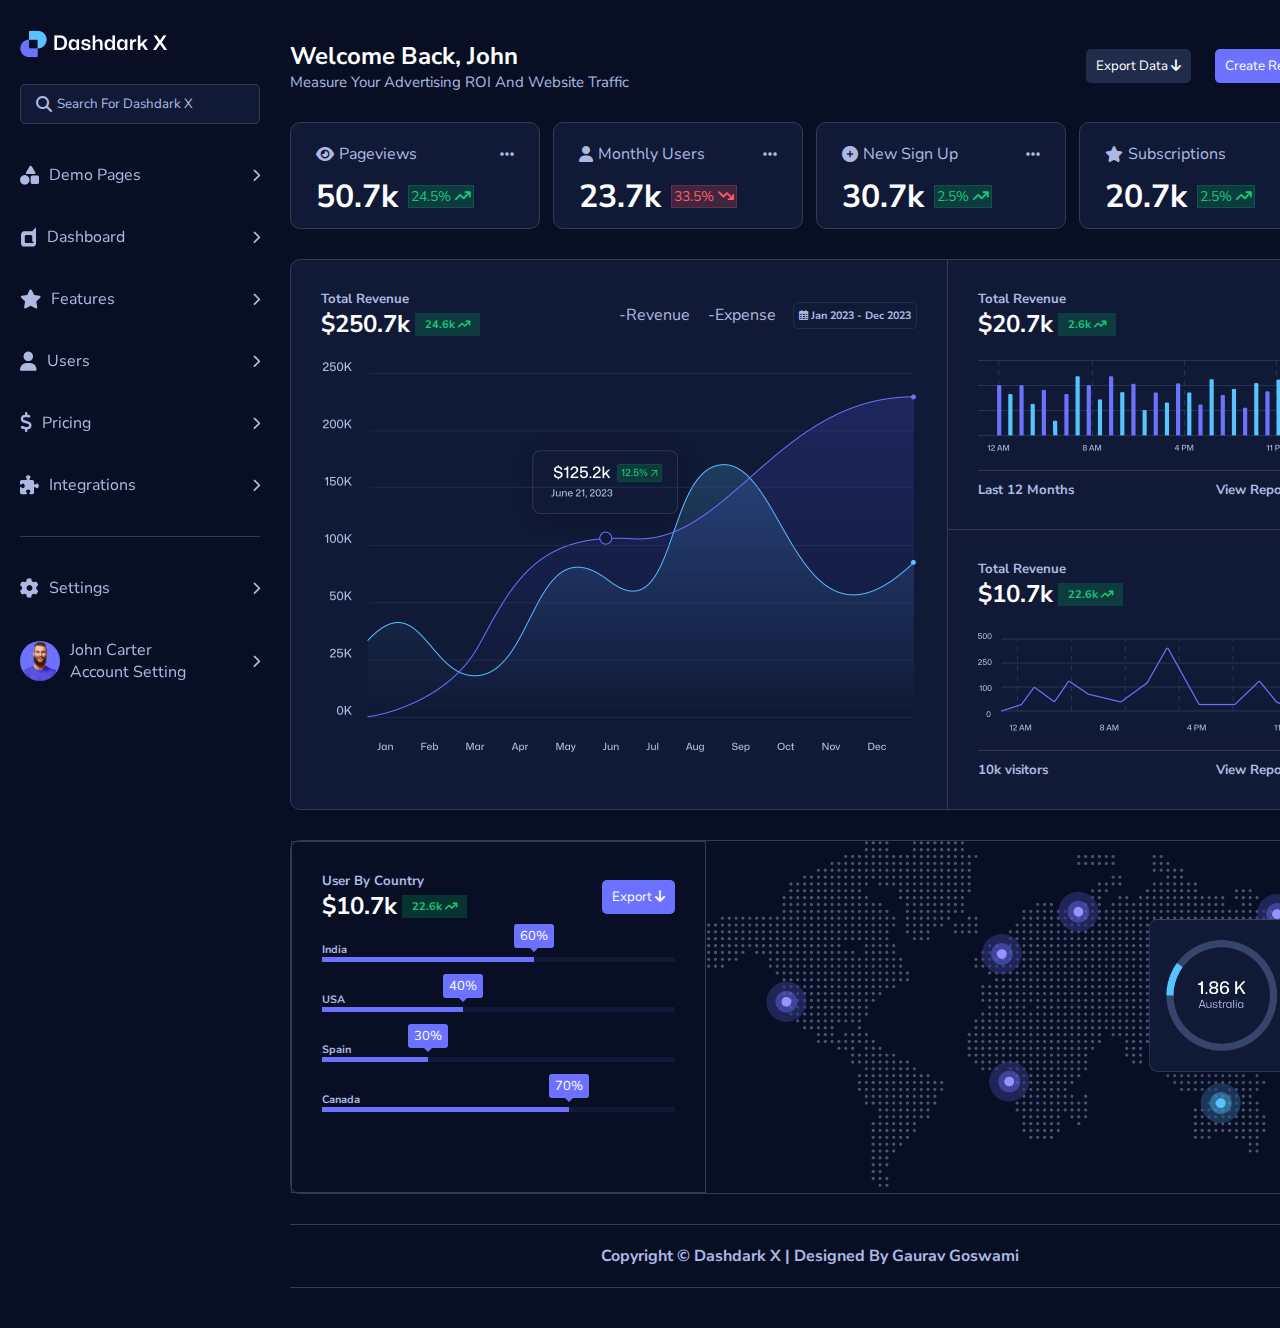
<file: index.html>
<!DOCTYPE html>
<html lang="en">

<head>
    <meta charset="UTF-8">
    <meta name="viewport" content="width=device-width, initial-scale=1.0">
    <title>Dashdark X</title>
    <link rel="stylesheet" href="style.css">
    <link rel="stylesheet" href="https://cdnjs.cloudflare.com/ajax/libs/font-awesome/6.4.2/css/all.min.css">
    <link rel="shortcut icon" href="img/logo2.png" type="image/x-icon">
</head>

<body>

    <div class="dashboard">

        <div class="sidebar">
            <div class="logo">
                <img src="./img/logo.png">
            </div>
            <div class="searchbar">
                <i class="fa-solid fa-magnifying-glass"></i>
                <input type="text" placeholder="Search For Dashdark X">
            </div>

            <div class="sidelinks">
                <ul>
                    <li>
                        <a href="#">
                            <div class="left">
                                <i class="fa-solid fa-shapes"></i>
                                <p>Demo Pages</p>
                            </div>

                            <div class="right">
                                <i class="fa-solid fa-chevron-right"></i>
                            </div>
                        </a>
                    </li>
                    <li>
                        <a href="#">
                            <div class="left">
                                <i class="fa-brands fa-dashcube"></i>
                                <p>Dashboard</p>
                            </div>

                            <div class="right">
                                <i class="fa-solid fa-chevron-right"></i>
                            </div>
                        </a>
                    </li>

                    <li>
                        <a href="#">
                            <div class="left">
                                <i class="fa-solid fa-star"></i>
                                <p>Features</p>
                            </div>

                            <div class="right">
                                <i class="fa-solid fa-chevron-right"></i>
                            </div>
                        </a>
                    </li>

                    <li>
                        <a href="#">
                            <div class="left">
                                <i class="fa-solid fa-user"></i>
                                <p>Users</p>
                            </div>

                            <div class="right">
                                <i class="fa-solid fa-chevron-right"></i>
                            </div>
                        </a>
                    </li>

                    <li>
                        <a href="#">
                            <div class="left">
                                <i class="fa-solid fa-dollar-sign"></i>
                                <p>Pricing</p>
                            </div>

                            <div class="right">
                                <i class="fa-solid fa-chevron-right"></i>
                            </div>
                        </a>
                    </li>

                    <li>
                        <a href="#">
                            <div class="left">
                                <i class="fa-solid fa-puzzle-piece"></i>
                                <p>Integrations</p>
                            </div>

                            <div class="right">
                                <i class="fa-solid fa-chevron-right"></i>
                            </div>
                        </a>
                    </li>


                </ul>

                <!-- settings -->
                <ul class="settings">
                    <li>
                        <a href="#">
                            <div class="left">
                                <i class="fa-solid fa-gear"></i>
                                <p>Settings</p>
                            </div>

                            <div class="right">
                                <i class="fa-solid fa-chevron-right"></i>
                            </div>
                        </a>
                    </li>
                    <li>
                        <a href="#">
                            <div class="left">
                                <img src="./img/user img.jpg">
                                <p>John Carter <br> Account Setting</p>
                            </div>

                            <div class="right">
                                <i class="fa-solid fa-chevron-right"></i>
                            </div>
                        </a>
                    </li>

                </ul>
            </div>

        </div>


        <!-- maincontainer -->


        <div class="maincontainer">
            <div class="tophead">
                <div class="left">
                    <h2> Welcome Back, John</h2>
                    <p>Measure Your advertising ROI and Website traffic</p>
                </div>

                <div class="right">
                    <button>Export Data <i class="fa-solid fa-arrow-down"></i></button>
                    <button>Create Report</button>
                </div>
            </div>


            <!-- services -->

            <div class="services">
                <div class="service1">
                    <div class="head">
                        <div class="left">
                            <i class="fa-solid fa-eye"></i>
                            <p>Pageviews</p>
                        </div>
                        <i class="fa-solid fa-ellipsis"></i>

                    </div>

                    <div class="right">
                        <h1>50.7k</h1>
                        <p>24.5% <i class="fa-solid fa-arrow-trend-up"></i></p>
                    </div>
                </div>

                <div class="service1">
                    <div class="head">
                        <div class="left">
                            <i class="fa-solid fa-user"></i>
                            <p>Monthly Users</p>
                        </div>
                        <i class="fa-solid fa-ellipsis"></i>

                    </div>

                    <div class="right">
                        <h1>23.7k</h1>
                        <p>33.5% <i class="fa-solid fa-arrow-trend-down"></i></p>
                    </div>
                </div>

                <div class="service1">
                    <div class="head">
                        <div class="left">
                            <i class="fa-solid fa-circle-plus"></i>
                            <p>New Sign Up</p>
                        </div>
                        <i class="fa-solid fa-ellipsis"></i>

                    </div>

                    <div class="right">
                        <h1>30.7k</h1>
                        <p>2.5% <i class="fa-solid fa-arrow-trend-up"></i></p>
                    </div>
                </div>

                <div class="service1">
                    <div class="head">
                        <div class="left">
                            <i class="fa-solid fa-star"></i>
                            <p>Subscriptions</p>
                        </div>
                        <i class="fa-solid fa-ellipsis"></i>

                    </div>

                    <div class="right">
                        <h1>20.7k</h1>
                        <p>2.5% <i class="fa-solid fa-arrow-trend-up"></i></p>
                    </div>
                </div>

            </div>

            <!-- revenue graph -->

            <div class="revenuepage">


                <div class="totalrevenue">
                    <div class="revenuehead">
                        <div class="left">
                            <h5>Total Revenue</h5>
                            <h2>$250.7k <span>24.6k <i class="fa-solid fa-arrow-trend-up"></i></span></h2>
                        </div>

                        <div class="right">
                            <p>-Revenue</p>
                            <p>-Expense</p>
                            <h6>
                                <i class="fa-regular fa-calendar-days"></i>
                                Jan 2023 - Dec 2023
                            </h6>
                        </div>
                    </div>

                    <img src="./img/total-revenue-graph.png">
                </div>

                <div class="totalprofit">
                    <div class="profit1">
                        <div class="profit">
                            <h5>Total Revenue</h5>
                            <h2>$20.7k <span>2.6k <i class="fa-solid fa-arrow-trend-up"></i></span></h2>
                        </div>

                        <img src="./img/total-profits-graph.png">

                        <div class="details">
                            <h5>Last 12 Months</h5>
                            <h5>View Reports</h5>
                        </div>
                    </div>

                    <div class="profit1">
                        <div class="profit">
                            <h5>Total Revenue</h5>
                            <h2>$10.7k <span>22.6k <i class="fa-solid fa-arrow-trend-up"></i></span></h2>
                        </div>

                        <img src="./img/total-sessions.png">

                        <div class="details">
                            <h5>10k visitors</h5>
                            <h5>View Reports</h5>
                        </div>
                    </div>
                </div>
            </div>


            <!-- user by counrty -->

            <div class="userbycountry">
                <div class="left">
                    <div class="heading">
                        <div class="leftside">
                            <h5>User By Country</h5>
                            <h2>$10.7k <span>22.6k <i class="fa-solid fa-arrow-trend-up"></i></span></h2>
                        </div>

                        <button>Export <i class="fa-solid fa-arrow-down"></i></button>
                    </div>
                    <div class="percentbar">
                        <h6>India</h6>
                        <div class="bar">
                            <div class="percentage" percent="60%" style="max-width: 60%;"></div>
                        </div>

                        <h6>USA</h6>
                        <div class="bar">
                            <div class="percentage" percent="40%" style="max-width: 40%;"></div>
                        </div>

                        <h6>Spain</h6>
                        <div class="bar">
                            <div class="percentage" percent="30%" style="max-width: 30%;"></div>
                        </div>

                        <h6>Canada</h6>
                        <div class="bar">
                            <div class="percentage" percent="70%" style="max-width: 70%;"></div>
                        </div>

                    </div>
                </div>

                <div class="right">
                    <img src="./img/users-by-country.png">
                </div>
            </div>

            <!-- footer -->
            <div class="footer">
                <h4>Copyright &copy; Dashdark X | Designed By Gaurav Goswami</h4>
            </div>
        </div>


    </div>

</body>

</html>
</file>
<file: style.css>
@import url('https://fonts.googleapis.com/css2?family=Nunito+Sans:opsz,wght@6..12,300;6..12,400;6..12,500;6..12,600;6..12,700&display=swap');

* {
    margin: 0;
    padding: 0;
    font-family: 'Nunito Sans', sans-serif;
    list-style: none;
    text-decoration: none;
    box-sizing: border-box;
}

body {
    background-color: #080f25;
    color: #aeb9e1;
}

.dashboard {
    display: grid;
    grid-template-columns: 1fr 5fr;
}

.sidebar {
    width: 270px;
    padding: 20px;
    padding-right: 10px;
    height: 100vh;
    overflow-y: scroll;
    position: sticky;
    top: 0;
    align-self: flex-start;
}

.sidebar::-webkit-scrollbar {
    width: 5px;
}

.sidebar::-webkit-scrollbar-thumb {
    background-color: #aeb9e1;
}

.sidebar::-webkit-scrollbar-track {
    background-color: #101935;
}

.sidebar .logo {
    margin: 10px 0;
}

.sidebar .searchbar {
    display: flex;
    align-items: center;
    justify-content: space-between;
    margin: 20px 0;
    background-color: #101935;
    padding: 5px 15px;
    border: 1px solid #343b4f;
    transition: .3s ease all;
    border-radius: 5px;
}

.sidebar .searchbar:hover {
    border: 1px solid #aeb9e1;
    color: white;
}

.sidebar .searchbar input {
    width: 100%;
    padding: 5px;
    margin-right: 10px;
    border-style: none;
    background: none;
    outline-style: none;
    color: white;
}

.sidebar .searchbar input::placeholder {
    color: #aeb9e1;
}

.sidelinks ul li a {
    display: flex;
    align-items: center;
    justify-content: space-between;
    margin: 40px 0;
    color: #aeb9e1;
}

.sidelinks ul li a:hover {
    color: white;
}

.sidelinks .left {
    display: flex;
    align-items: center;
}

.sidelinks .left i {
    font-size: 19px;
    margin-right: 10px;
}

.sidelinks .right i {
    font-size: 13px;
}

.settings {
    border-top: 1px solid #343b4f;
    padding-bottom: 20px;
}

.settings .left img {
    width: 40px;
    height: 40px;
    border-radius: 50%;
    margin-right: 10px;
}

/* Maincontainer */

.maincontainer {
    padding: 40px 20px;
}

.tophead {
    display: flex;
    align-items: center;
    justify-content: space-between;
}

.tophead h2 {
    color: white;
}

.tophead p {
    font-size: 15px;
    text-transform: capitalize;
}


.tophead button {
    padding: 8px 10px;
    margin: 0 10px;
    outline-style: none;
    border-style: none;
    background-color: #212c4d;
    color: white;
    cursor: pointer;
    border-radius: 5px;
}

.tophead button:hover {
    background-color: #6c72ff;
}

.tophead button:last-child {
    background-color: #6c72ff;
}

/* Services */

.services {
    display: flex;
    align-items: center;
    justify-content: space-between;
    margin: 30px 0;
}

.services .service1 {
    width: 250px;
    border: 1px solid #343b4f;
    padding: 10px 25px;
    background-color: #101935;
    border-radius: 10px;
    cursor: pointer;
}

.services .service1 .head {
    display: flex;
    align-items: center;
    justify-content: space-between;
}

.services .service1 .head .left {
    display: flex;
    align-items: center;
    justify-content: space-between;
    margin: 10px 0;
}

.services .service1 .head p {
    margin-left: 5px;
}

.services .service1 .right {
    display: flex;
    align-items: center;
}

.services .service1 .right p {
    margin-left: 10px;
    color: #14ca74;
    font-size: 14px;
    background-color: rgba(5, 193, 104, .2);
    border: 1px solid rgba(5, 193, 104, .2);
    padding: 1px 2px;
}

.services .service1:nth-child(2) .right p {
    color: #ff5a65;
    background-color: rgba(255, 90, 101, .2);
    border-color: rgba(255, 90, 101, .2);
}

.services .service1 .right h1 {
    color: white;
}

.services .service1:hover {
    border: 1px solid #aeb9e1;
}

.revenuepage {
    display: grid;
    grid-template-columns: 1fr 2fr;
    border: 1px solid #343b4f;
    background-color: #101935;
    border-radius: 10px;
}

.totalrevenue {
    border-right: 1px solid #343b4f;
    padding: 30px;
}

.totalrevenue .revenuehead {
    display: flex;
    align-items: center;
    justify-content: space-between;
    margin-bottom: 20px;
}

.totalrevenue .revenuehead .left h2 {
    display: flex;
    align-items: center;
    color: white;
}

.totalrevenue .revenuehead .left span {
    font-size: 11px;
    background-color: rgba(5, 193, 104, .2);
    color: #14ca74;
    padding: 4px 10px;
    margin-left: 5px;
}

.totalrevenue .revenuehead .right {
    display: flex;
    align-items: center;
    justify-content: space-between;
    width: 50%;
}

.totalrevenue .revenuehead .right h6 {
    background-color: #101935;
    padding: 5px;
    border-radius: 5px;
    border: 1px solid #212c4d;
}

.totalrevenue .revenuehead .right h6:hover {
    border: 1px solid #aeb9e1;
}


.profit1 {
    padding: 30px;
    border-bottom: 1px solid #343b4f;
}

.profit1:nth-child(2) {
    border: none;
}

.profit1 .profit h2 {
    display: flex;
    align-items: center;
    margin-bottom: 20px;
    color: white;
}

.profit1 .profit span {
    font-size: 11px;
    background-color: rgba(5, 193, 104, .2);
    color: #14ca74;
    padding: 4px 10px;
    margin-left: 5px;
}

.profit1 .details {
    display: flex;
    align-items: center;
    justify-content: space-between;
    border-top: 1px solid #343b4f;
    margin-top: 10px;
    padding-top: 10px;
}

/* User By Country */

.userbycountry {
    display: grid;
    grid-template-columns: 2fr 3fr;
    border: 1px solid #343b4f;
    margin-top: 30px;
    margin-bottom: 30px;
    border-radius: 10px;
}

.userbycountry .right img {
    width: 100%;
}

.userbycountry .left {
    padding: 30px;
    border: 1px solid #343b4f;
}

.userbycountry .left .heading {
    display: flex;
    align-items: center;
    justify-content: space-between;
    margin-bottom: 20px;
}

.userbycountry .left .heading .leftside h2 {
    display: flex;
    align-items: center;
    color: white;
}

.userbycountry .left .heading .leftside span {
    font-size: 11px;
    background-color: rgba(5, 193, 104, .2);
    color: #14ca74;
    padding: 4px 10px;
    margin-left: 5px;
}

.userbycountry .left .heading button {
    padding: 8px 10px;
    background-color: #6c72ff;
    border-style: none;
    outline-style: none;
    color: white;
    cursor: pointer;
    border-radius: 5px;
}

.userbycountry .percentbar .bar {
    height: 5px;
    background-color: #101935;
    margin-bottom: 30px;
}


.userbycountry .percentbar .bar .percentage {
    background-color: #6c72ff;
    height: 5px;
    position: relative;
}

.userbycountry .percentbar .bar .percentage:before {
    content: attr(percent);
    position: absolute;
    bottom: 14px;
    right: 0;
    height: 20px;
    width: 20px;
    background-color: #6c72ff;
    padding: 2px 10px;
    display: flex;
    align-items: center;
    justify-content: center;
    font-size: 13px;
    border-radius: 3px;
    color: white;
    transform: translateX(50%);

}

.userbycountry .percentbar .bar .percentage::after {
    content: '';
    position: absolute;
    background-color: #6c72ff;
    height: 15px;
    width: 15px;
    right: 0;
    bottom: 13px;
    transform: translateX(50%) rotate(45deg);
    z-index: -1;
}

.footer {
    text-align: center;
    padding: 20px;
    border-top: 1px solid #343b4f;
    border-bottom: 1px solid #343b4f;
}
</file>
